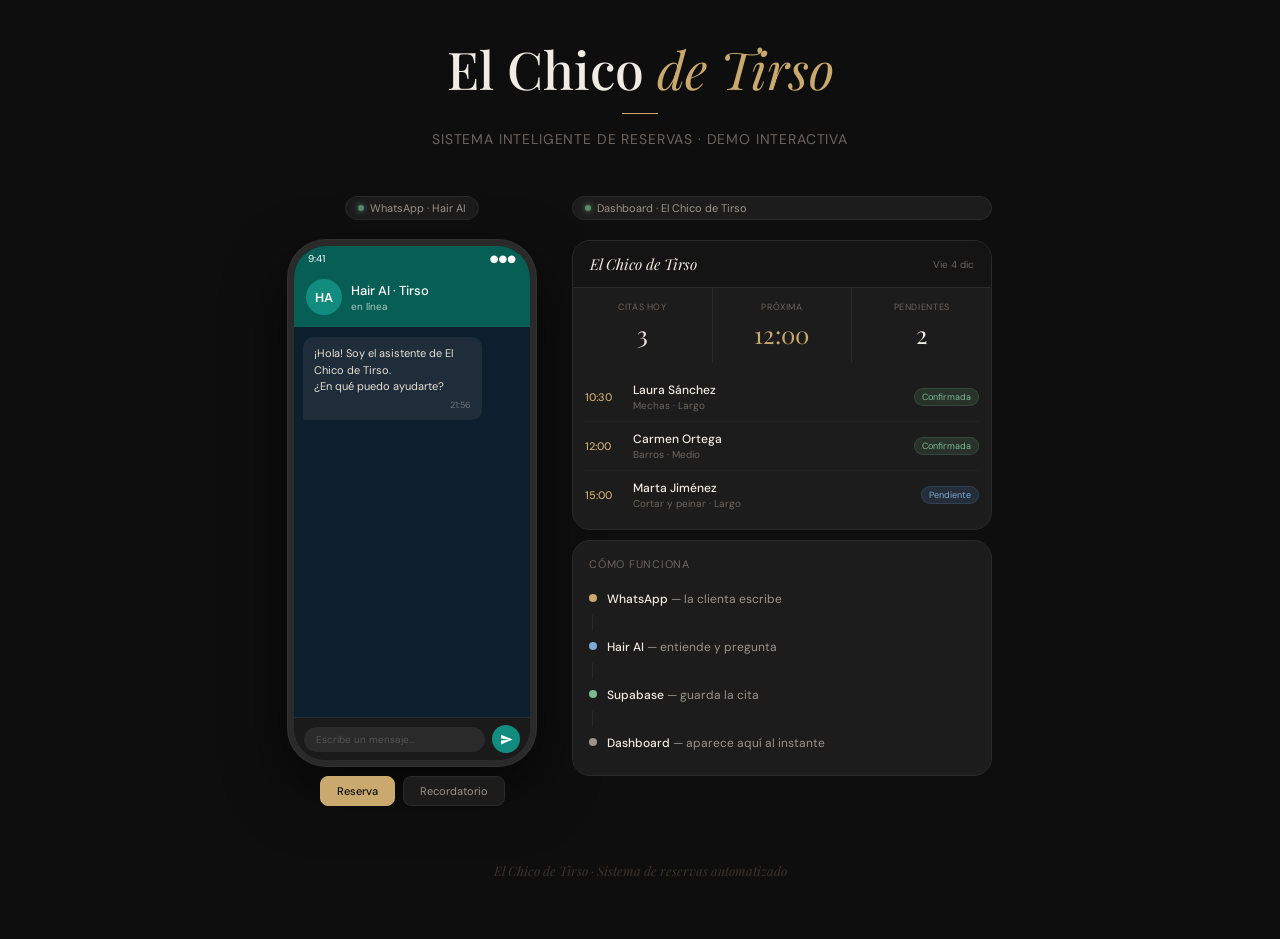
<file: tirso_demo.html>
<!DOCTYPE html>
<html lang="es">
<head>
<meta charset="utf-8"/>
<meta name="viewport" content="width=device-width,initial-scale=1"/>
<title>El Chico de Tirso · Demo</title>
<link href="https://fonts.googleapis.com/css2?family=Playfair+Display:ital,wght@0,500;1,400&family=DM+Sans:wght@300;400;500&display=swap" rel="stylesheet">
<style>
*{box-sizing:border-box;margin:0;padding:0}
html,body{min-height:100vh;background:#0e0e0e;font-family:'DM Sans',system-ui,sans-serif}
.page{display:flex;flex-direction:column;align-items:center;padding:40px 20px 60px}
.hero{text-align:center;margin-bottom:48px}
.hero h1{font-family:'Playfair Display',serif;font-size:clamp(32px,6vw,52px);font-weight:500;color:#f0ece4;line-height:1.1}
.hero h1 em{color:#c9a96e;font-style:italic;font-weight:400}
.hero p{color:#6b6560;font-size:14px;margin-top:10px;letter-spacing:.06em;text-transform:uppercase}
.hero-line{width:36px;height:1px;background:#c9a96e;margin:16px auto}
.demo-wrap{display:flex;gap:36px;align-items:flex-start;justify-content:center;flex-wrap:wrap;width:100%;max-width:780px}
.label-pill{display:inline-flex;align-items:center;gap:6px;background:#1c1c1c;border:1px solid #2a2a2a;border-radius:20px;padding:4px 12px;font-size:11px;color:#9a948c;margin-bottom:10px}
.live-dot{width:6px;height:6px;border-radius:50%;background:#5a8a6a;box-shadow:0 0 6px #5a8a6a;animation:blink 2.5s infinite;flex-shrink:0}
@keyframes blink{0%,100%{opacity:1}50%{opacity:.3}}
.phone-col{display:flex;flex-direction:column;align-items:center;gap:10px}
.phone-shell{width:248px;background:#1a1a1a;border-radius:38px;border:6px solid #2a2a2a;overflow:hidden;box-shadow:0 0 0 1px #333,0 24px 60px rgba(0,0,0,.6)}
.status-bar{background:#075E54;display:flex;align-items:center;justify-content:space-between;padding:6px 14px}
.status-bar span{color:#fff;font-size:10px}
.wa-header{background:#075E54;display:flex;align-items:center;gap:9px;padding:8px 12px 12px}
.avatar{width:36px;height:36px;border-radius:50%;background:#128C7E;display:flex;align-items:center;justify-content:center;font-size:13px;color:#fff;font-weight:600;flex-shrink:0}
.wa-name{color:#fff;font-size:13px;font-weight:500}
.wa-sub{color:rgba(255,255,255,.65);font-size:10px;margin-top:1px}
.chat-area{background:#0b1f2e;min-height:390px;padding:10px 9px;display:flex;flex-direction:column;gap:7px;overflow:hidden}
.bubble{max-width:82%;padding:8px 11px;border-radius:10px;font-size:11px;line-height:1.5;opacity:0;transform:translateY(8px);transition:opacity .35s ease,transform .35s ease}
.bubble.show{opacity:1;transform:none}
.bot{background:#1f2d3a;color:#e8e0d4;border-radius:10px 10px 10px 2px;align-self:flex-start}
.user{background:#1a3d2b;color:#d4edda;border-radius:10px 10px 2px 10px;align-self:flex-end}
.bubble .ts{display:block;font-size:9px;color:rgba(255,255,255,.35);margin-top:4px;text-align:right}
.typing{display:flex;align-items:center;gap:3px;padding:8px 11px;background:#1f2d3a;border-radius:10px 10px 10px 2px;width:46px;opacity:0;transition:opacity .3s;flex-shrink:0}
.typing.show{opacity:1}
.typing span{width:5px;height:5px;border-radius:50%;background:#888;animation:td 1s infinite}
.typing span:nth-child(2){animation-delay:.2s}
.typing span:nth-child(3){animation-delay:.4s}
@keyframes td{0%,60%,100%{transform:none;opacity:.4}30%{transform:translateY(-3px);opacity:1}}
.wa-bar{background:#1a1a1a;border-top:1px solid #2a2a2a;padding:7px 10px;display:flex;align-items:center;gap:7px}
.wa-input-fake{flex:1;background:#2a2a2a;border-radius:20px;padding:6px 12px;font-size:10px;color:#555}
.send-btn{width:28px;height:28px;border-radius:50%;background:#128C7E;display:flex;align-items:center;justify-content:center;flex-shrink:0}
.send-btn svg{width:13px;height:13px;fill:#fff}
.ctrl-row{display:flex;gap:8px}
.ctrl-btn{background:#1c1c1c;border:1px solid #2a2a2a;border-radius:8px;padding:7px 16px;color:#9a948c;font-size:11px;cursor:pointer;transition:all .15s;font-family:'DM Sans',sans-serif}
.ctrl-btn:hover{background:#242424;color:#f0ece4}
.ctrl-btn.active{background:#c9a96e;color:#0e0e0e;border-color:#c9a96e;font-weight:500}
.right-col{display:flex;flex-direction:column;gap:10px;flex:1;min-width:280px;max-width:420px}
.dash-card{background:#1c1c1c;border:1px solid #2a2a2a;border-radius:18px;overflow:hidden}
.dash-head{background:#141414;border-bottom:1px solid #2a2a2a;padding:13px 17px;display:flex;align-items:center;justify-content:space-between}
.dash-title{font-family:'Playfair Display',serif;font-size:15px;color:#f0ece4;font-style:italic}
.dash-date{font-size:10px;color:#6b6560}
.kpi-row{display:grid;grid-template-columns:repeat(3,1fr);gap:1px;background:#2a2a2a}
.kpi{background:#1c1c1c;padding:13px;text-align:center}
.kpi-lbl{font-size:9px;color:#6b6560;letter-spacing:.07em;text-transform:uppercase;margin-bottom:5px}
.kpi-val{font-family:'Playfair Display',serif;font-size:24px;color:#f0ece4}
.kpi-val.gold{color:#c9a96e}
.appt-list{padding:10px 12px}
.appt-item{display:flex;align-items:center;gap:10px;padding:9px 0;border-bottom:1px solid #222;opacity:0;transition:opacity .4s}
.appt-item.show{opacity:1}
.appt-item:last-child{border-bottom:none}
.t-col{font-size:11px;color:#c9a96e;font-weight:500;min-width:38px}
.a-name{font-size:12px;color:#f0ece4;font-weight:500}
.a-svc{font-size:10px;color:#6b6560;margin-top:1px}
.badge{display:inline-flex;padding:2px 7px;border-radius:20px;font-size:9px;margin-left:auto;white-space:nowrap}
.b-new{background:rgba(74,122,170,.2);color:#7baad4;border:1px solid rgba(74,122,170,.25)}
.b-ok{background:rgba(90,138,106,.2);color:#7aba94;border:1px solid rgba(90,138,106,.25)}
.new-badge{background:#c9a96e;color:#0e0e0e;font-size:9px;padding:2px 6px;border-radius:4px;font-weight:600;animation:pop .4s ease;display:inline-block;margin-left:4px}
@keyframes pop{from{transform:scale(0.5);opacity:0}to{transform:scale(1);opacity:1}}
.flow-card{background:#1c1c1c;border:1px solid #2a2a2a;border-radius:18px;padding:16px}
.flow-title{font-size:11px;color:#6b6560;letter-spacing:.07em;text-transform:uppercase;margin-bottom:12px}
.flow-steps{display:flex;flex-direction:column;gap:0}
.step{display:flex;align-items:flex-start;gap:10px;padding:8px 0}
.step-dot{width:8px;height:8px;border-radius:50%;flex-shrink:0;margin-top:3px}
.step-line{width:1px;height:16px;background:#2a2a2a;margin-left:3px}
.step-text{font-size:12px;color:#9a948c}
.step-text strong{color:#f0ece4;font-weight:500}
.footer{margin-top:56px;text-align:center}
.footer p{font-family:'Playfair Display',serif;font-size:13px;color:#3a3530;font-style:italic}
</style>
</head>
<body>
<div class="page">

  <div class="hero">
    <h1>El Chico <em>de Tirso</em></h1>
    <div class="hero-line"></div>
    <p>Sistema inteligente de reservas · Demo interactiva</p>
  </div>

  <div class="demo-wrap">

    <div class="phone-col">
      <div class="label-pill"><div class="live-dot"></div>WhatsApp · Hair AI</div>
      <div class="phone-shell">
        <div class="status-bar"><span>9:41</span><span>●●●</span></div>
        <div class="wa-header">
          <div class="avatar">HA</div>
          <div><div class="wa-name">Hair AI · Tirso</div><div class="wa-sub">en línea</div></div>
        </div>
        <div class="chat-area" id="chatArea"></div>
        <div class="wa-bar">
          <div class="wa-input-fake">Escribe un mensaje...</div>
          <div class="send-btn"><svg viewBox="0 0 24 24"><path d="M2 21l21-9L2 3v7l15 2-15 2z"/></svg></div>
        </div>
      </div>
      <div class="ctrl-row">
        <button class="ctrl-btn active" id="btn0" onclick="startScene(0)">Reserva</button>
        <button class="ctrl-btn" id="btn1" onclick="startScene(1)">Recordatorio</button>
      </div>
    </div>

    <div class="right-col">
      <div class="label-pill"><div class="live-dot"></div>Dashboard · El Chico de Tirso</div>

      <div class="dash-card">
        <div class="dash-head">
          <span class="dash-title">El Chico de Tirso</span>
          <span class="dash-date" id="dashDate"></span>
        </div>
        <div class="kpi-row">
          <div class="kpi"><div class="kpi-lbl">Citas hoy</div><div class="kpi-val" id="kToday">3</div></div>
          <div class="kpi"><div class="kpi-lbl">Próxima</div><div class="kpi-val gold" id="kNext">12:00</div></div>
          <div class="kpi"><div class="kpi-lbl">Pendientes</div><div class="kpi-val" id="kPend">2</div></div>
        </div>
        <div class="appt-list" id="apptList"></div>
      </div>

      <div class="flow-card">
        <div class="flow-title">Cómo funciona</div>
        <div class="flow-steps">
          <div class="step"><div class="step-dot" style="background:#c9a96e"></div><div><div class="step-text"><strong>WhatsApp</strong> — la clienta escribe</div></div></div>
          <div class="step-line"></div>
          <div class="step"><div class="step-dot" style="background:#7baad4"></div><div><div class="step-text"><strong>Hair AI</strong> — entiende y pregunta</div></div></div>
          <div class="step-line"></div>
          <div class="step"><div class="step-dot" style="background:#7aba94"></div><div><div class="step-text"><strong>Supabase</strong> — guarda la cita</div></div></div>
          <div class="step-line"></div>
          <div class="step"><div class="step-dot" style="background:#9a948c"></div><div><div class="step-text"><strong>Dashboard</strong> — aparece aquí al instante</div></div></div>
        </div>
      </div>
    </div>

  </div>

  <div class="footer"><p>El Chico de Tirso · Sistema de reservas automatizado</p></div>
</div>

<script>
const SCENES=[
  {msgs:[
    {from:'bot',text:'¡Hola! Soy el asistente de El Chico de Tirso.\n¿En qué puedo ayudarte?',delay:500},
    {from:'user',text:'Hola, quería pedir cita para mechas',delay:1900},
    {from:'bot',text:'Claro que sí. ¿Tu pelo es corto, medio o largo?',delay:3300},
    {from:'user',text:'Largo',delay:4700},
    {from:'bot',text:'Perfecto. Las mechas en pelo largo son 90 min.\n\nTengo disponible:\n📅 Lunes 28 · 10:30h\n📅 Martes 29 · 16:00h\n\n¿Cuál te va mejor?',delay:6100},
    {from:'user',text:'El lunes a las 10:30',delay:8400},
    {from:'bot',text:'¡Reserva confirmada!\n\n✅ Mechas · Pelo largo\n📅 Lunes 28, 10:30h\n📍 El Chico de Tirso\n\nTe enviaré recordatorio el día anterior.',delay:10000,newAppt:true},
  ]},
  {msgs:[
    {from:'bot',text:'¡Hola Laura! Te recuerdo que mañana tienes cita:',delay:500},
    {from:'bot',text:'📅 Martes 29 · 10:30h\n💇 Mechas · Pelo largo\n📍 El Chico de Tirso',delay:2100},
    {from:'bot',text:'¿Confirmas tu asistencia?',delay:3600},
    {from:'user',text:'Sí, allí estaré 👍',delay:5000},
    {from:'bot',text:'¡Genial, te esperamos! Si necesitas cambiar la hora, escríbenos aquí.',delay:6500,confirm:true},
  ]}
];
const BASE=[
  {time:'10:30',name:'Laura Sánchez',svc:'Mechas · Largo',st:'b-ok',lbl:'Confirmada'},
  {time:'12:00',name:'Carmen Ortega',svc:'Barros · Medio',st:'b-ok',lbl:'Confirmada'},
  {time:'15:00',name:'Marta Jiménez',svc:'Cortar y peinar · Largo',st:'b-new',lbl:'Pendiente'},
];
let timers=[],extraAppt=false;
function clearT(){timers.forEach(clearTimeout);timers=[];}
function startScene(idx){
  clearT();
  [0,1].forEach(i=>document.getElementById('btn'+i).classList.toggle('active',i===idx));
  document.getElementById('chatArea').innerHTML='';
  if(idx===0&&extraAppt){extraAppt=false;renderAppts();document.getElementById('kToday').textContent='3';document.getElementById('kPend').textContent='2';}
  SCENES[idx].msgs.forEach(m=>{const t=setTimeout(()=>addMsg(m),m.delay);timers.push(t);});
}
function addMsg(m){
  const chat=document.getElementById('chatArea');
  const typ=document.createElement('div');
  typ.className='typing show';
  typ.innerHTML='<span></span><span></span><span></span>';
  chat.appendChild(typ);
  chat.scrollTop=chat.scrollHeight;
  const t=setTimeout(()=>{
    typ.remove();
    const b=document.createElement('div');
    b.className='bubble '+m.from;
    const now=new Date();
    const ts=`${String(now.getHours()).padStart(2,'0')}:${String(now.getMinutes()).padStart(2,'0')}`;
    b.innerHTML=m.text.replace(/\n/g,'<br>')+`<span class="ts">${ts}</span>`;
    chat.appendChild(b);
    setTimeout(()=>b.classList.add('show'),20);
    chat.scrollTop=chat.scrollHeight;
    if(m.newAppt)addNewAppt();
    if(m.confirm)confirmAppt();
  },750);
  timers.push(t);
}
function addNewAppt(){
  if(extraAppt)return;extraAppt=true;
  const list=document.getElementById('apptList');
  const el=document.createElement('div');el.className='appt-item';
  el.innerHTML=`<div class="t-col">10:30</div><div><div class="a-name">Laura Sánchez<span class="new-badge">NUEVA</span></div><div class="a-svc">Mechas · Largo</div></div><span class="badge b-new">Pendiente</span>`;
  list.prepend(el);setTimeout(()=>el.classList.add('show'),50);
  document.getElementById('kToday').textContent='4';
  document.getElementById('kPend').textContent='3';
}
function confirmAppt(){
  const first=document.querySelector('.appt-item');
  if(first){const b=first.querySelector('.badge');if(b){b.className='badge b-ok';b.textContent='Confirmada';}}
  const p=document.getElementById('kPend');p.textContent=String(Math.max(0,parseInt(p.textContent)-1));
}
function renderAppts(){
  const list=document.getElementById('apptList');list.innerHTML='';
  BASE.forEach((a,i)=>{
    const el=document.createElement('div');el.className='appt-item';
    el.innerHTML=`<div class="t-col">${a.time}</div><div><div class="a-name">${a.name}</div><div class="a-svc">${a.svc}</div></div><span class="badge ${a.st}">${a.lbl}</span>`;
    list.appendChild(el);setTimeout(()=>el.classList.add('show'),i*120+200);
  });
}
const d=new Date();
const days=['Dom','Lun','Mar','Mié','Jue','Vie','Sáb'];
const months=['ene','feb','mar','abr','may','jun','jul','ago','sep','oct','nov','dic'];
document.getElementById('dashDate').textContent=`${days[d.getDay()]} ${d.getDate()} ${months[d.getMonth()]}`;
renderAppts();
startScene(0);
</script>
</body>
</html>
</file>
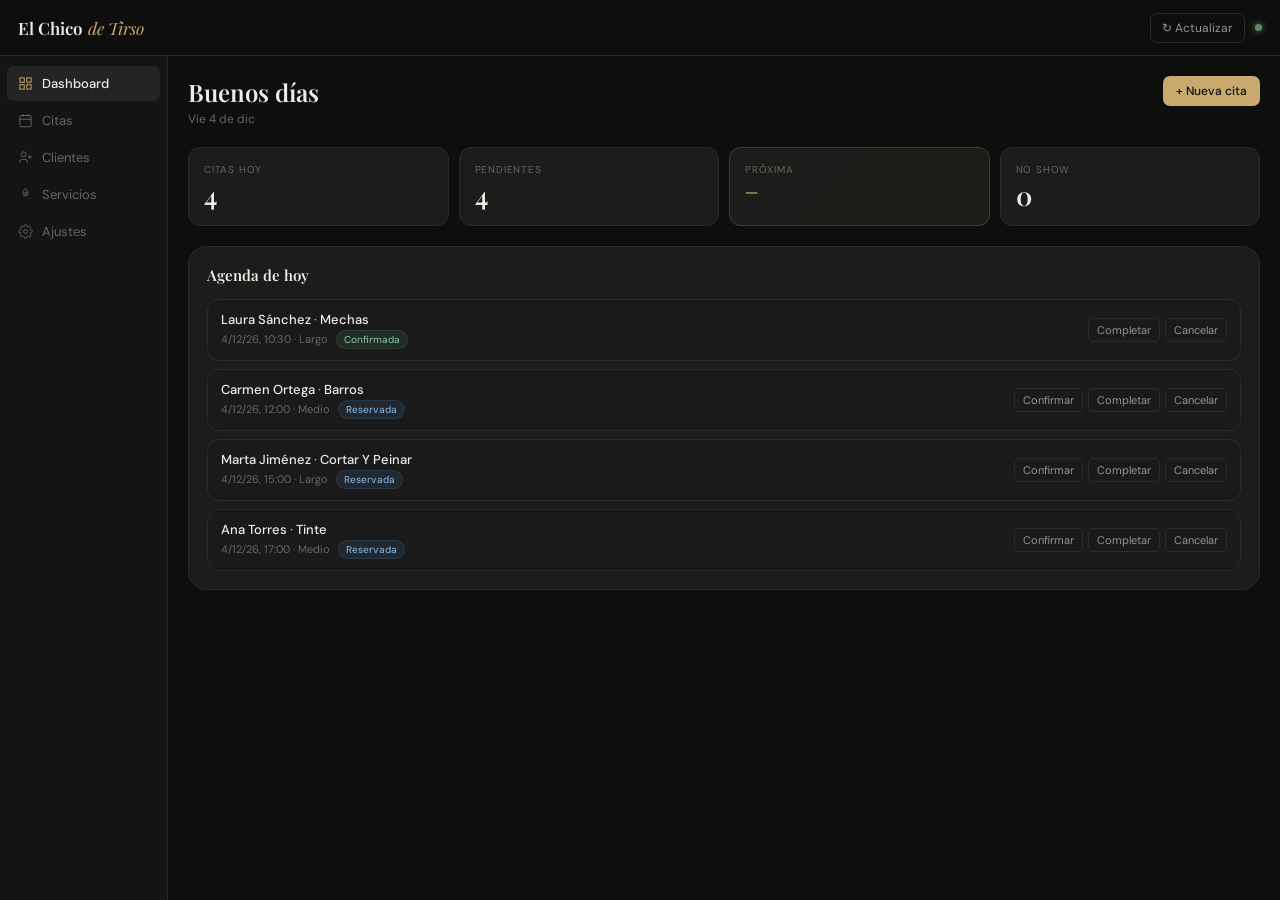
<file: tirso_pwa_dashboard.html>
<!DOCTYPE html>
<html>
<head>
<meta charset="utf-8"/>
<link href="https://fonts.googleapis.com/css2?family=Playfair+Display:ital,wght@0,500;0,600;1,400&family=DM+Sans:wght@300;400;500&display=swap" rel="stylesheet">
<style>
*{box-sizing:border-box;margin:0;padding:0}
body{font-family:'DM Sans',sans-serif;background:#0e0e0e;color:#f0ece4;font-size:14px;min-height:600px}
:root{--bg:#0e0e0e;--bg2:#141414;--bg3:#1a1a1a;--surface:#1c1c1c;--surface2:#242424;--line:#2a2a2a;--line2:#333;--text:#f0ece4;--muted:#6b6560;--soft:#9a948c;--accent:#c9a96e;--accent2:#e8d5b0;--danger:#d4504a;--r:12px;--r2:18px}
.topbar{height:56px;display:flex;align-items:center;justify-content:space-between;padding:0 18px;background:var(--bg);border-bottom:1px solid var(--line);position:sticky;top:0;z-index:50}
.brand{font-family:'Playfair Display',serif;font-size:17px;font-weight:600;display:flex;gap:5px;align-items:baseline}
.brand em{color:var(--accent);font-style:italic;font-weight:400}
.topbar-r{display:flex;align-items:center;gap:10px}
.dot{width:7px;height:7px;border-radius:50%;background:#5a8a6a;box-shadow:0 0 7px #5a8a6a;animation:blink 2.5s infinite}
@keyframes blink{0%,100%{opacity:1}50%{opacity:.35}}
.layout{display:grid;grid-template-columns:168px 1fr;min-height:calc(100vh - 56px)}
.sidebar{background:var(--bg2);border-right:1px solid var(--line);padding:10px 7px;display:flex;flex-direction:column;gap:2px}
.nav{display:flex;align-items:center;gap:9px;padding:9px 11px;border:none;border-radius:7px;background:transparent;color:var(--muted);cursor:pointer;font:13px 'DM Sans',sans-serif;text-align:left;width:100%;transition:all .15s}
.nav:hover{background:var(--surface);color:var(--soft)}
.nav.active{background:var(--surface2);color:var(--text);font-weight:500}
.nav.active svg{stroke:var(--accent)}
.content{padding:20px;overflow-y:auto}
.view{display:none;animation:vin .2s ease}
.view.active{display:block}
@keyframes vin{from{opacity:0;transform:translateY(5px)}to{opacity:1;transform:none}}
.vh{display:flex;justify-content:space-between;align-items:flex-start;margin-bottom:20px}
.vh h2{font-family:'Playfair Display',serif;font-size:24px;font-weight:600}
.vdate{color:var(--muted);font-size:12px;margin-top:3px}
.kpis{display:grid;grid-template-columns:repeat(4,1fr);gap:10px;margin-bottom:20px}
.kpi{background:var(--surface);border:1px solid var(--line);border-radius:var(--r);padding:15px}
.kpi-a{border-color:rgba(201,169,110,.2);background:linear-gradient(135deg,#1c1c1c,#1e1c17)}
.kl{display:block;color:var(--muted);font-size:10px;letter-spacing:.08em;text-transform:uppercase;margin-bottom:7px}
.kv{font-family:'Playfair Display',serif;font-size:26px;font-weight:600;line-height:1}
.kt{font-size:15px!important;color:var(--accent)}
.panel{background:var(--surface);border:1px solid var(--line);border-radius:var(--r2);padding:18px}
.ph{display:flex;justify-content:space-between;align-items:center;margin-bottom:14px}
.ph h3{font-family:'Playfair Display',serif;font-size:15px;font-weight:600}
.list{display:flex;flex-direction:column;gap:8px}
.empty{text-align:center;color:var(--muted);font-size:12px;padding:20px 0}
.item{display:flex;justify-content:space-between;align-items:center;gap:10px;padding:11px 13px;background:var(--bg3);border:1px solid var(--line);border-radius:var(--r);transition:border-color .15s}
.item:hover{border-color:var(--line2)}
.ititle{display:block;font-size:13px;font-weight:500}
.isub{color:var(--muted);font-size:11px;margin-top:2px}
.iact{display:flex;gap:5px;flex-shrink:0}
.badge{display:inline-flex;align-items:center;padding:2px 7px;border-radius:20px;font-size:10px;font-weight:500;margin-left:5px}
.bb{background:rgba(74,122,170,.15);color:#7baad4;border:1px solid rgba(74,122,170,.2)}
.bc{background:rgba(90,138,106,.15);color:#7aba94;border:1px solid rgba(90,138,106,.2)}
.bco{background:rgba(201,169,110,.1);color:var(--accent);border:1px solid rgba(201,169,110,.2)}
.bx{background:rgba(212,80,74,.1);color:#d4847f;border:1px solid rgba(212,80,74,.2)}
.sgrid{display:grid;grid-template-columns:repeat(3,1fr);gap:10px}
.scard{background:var(--surface);border:1px solid var(--line);border-radius:var(--r);padding:16px 14px;transition:border-color .15s}
.scard:hover{border-color:rgba(201,169,110,.3)}
.sico{font-size:20px;margin-bottom:7px}
.sname{font-family:'Playfair Display',serif;font-size:14px;font-weight:600;margin-bottom:3px}
.smeta{color:var(--muted);font-size:11px}
.sdur{display:inline-flex;align-items:center;gap:4px;margin-top:8px;background:var(--bg3);border:1px solid var(--line);border-radius:20px;padding:3px 8px;font-size:10px;color:var(--soft)}
.bp{display:inline-flex;align-items:center;gap:5px;padding:7px 13px;background:var(--accent);color:#0e0e0e;border:none;border-radius:7px;font:500 12px 'DM Sans',sans-serif;cursor:pointer;transition:all .15s}
.bp:hover{background:var(--accent2)}
.bg__{display:inline-flex;align-items:center;gap:5px;padding:6px 11px;background:transparent;color:var(--soft);border:1px solid var(--line);border-radius:7px;font:12px 'DM Sans',sans-serif;cursor:pointer;transition:all .15s}
.bg__:hover{background:var(--surface);color:var(--text)}
.bst{padding:4px 8px;background:transparent;border:1px solid var(--line);border-radius:5px;color:var(--soft);font:11px 'DM Sans',sans-serif;cursor:pointer;transition:all .12s}
.bst:hover{background:var(--surface2)}
.bcon:hover{border-color:#4a7aaa;color:#7baad4}
.bcom:hover{border-color:var(--accent);color:var(--accent)}
.bcan:hover{border-color:var(--danger);color:#d4847f}
.idate{background:var(--surface);border:1px solid var(--line);border-radius:7px;padding:6px 10px;color:var(--text);font:12px 'DM Sans',sans-serif}
.idate:focus{outline:none;border-color:var(--accent)}
.hrow{display:flex;gap:8px;align-items:center}
dialog{background:var(--bg2);border:1px solid var(--line2);border-radius:18px;padding:0;max-width:460px;width:calc(100vw - 32px);box-shadow:0 8px 40px rgba(0,0,0,.8);color:var(--text)}
dialog::backdrop{background:rgba(0,0,0,.8)}
.mi{padding:22px}
.mh{display:flex;justify-content:space-between;align-items:center;margin-bottom:18px}
.mh h3{font-family:'Playfair Display',serif;font-size:18px;font-weight:600}
.mcl{background:transparent;border:none;color:var(--muted);cursor:pointer;font-size:18px;line-height:1;padding:4px;transition:color .15s}
.mcl:hover{color:var(--text)}
.form{display:flex;flex-direction:column;gap:13px}
.form label{display:flex;flex-direction:column;gap:4px;color:var(--muted);font-size:10px;letter-spacing:.04em;text-transform:uppercase}
.form input,.form select,.form textarea{background:var(--bg3);border:1px solid var(--line);border-radius:7px;padding:9px 11px;color:var(--text);font:13px 'DM Sans',sans-serif;transition:border-color .15s}
.form input:focus,.form select:focus,.form textarea:focus{outline:none;border-color:var(--accent)}
.frow{display:grid;grid-template-columns:1fr 1fr;gap:11px}
.fact{display:flex;justify-content:flex-end;gap:8px;margin-top:4px}
.spanel{max-width:480px}
.stitle{font-family:'Playfair Display',serif;font-size:13px;font-weight:600;border-bottom:1px solid var(--line);padding-bottom:7px;margin-bottom:2px;color:var(--soft)}
.toast{position:fixed;bottom:18px;left:50%;transform:translateX(-50%) translateY(14px);background:#1c1c1c;border:1px solid #333;color:#f0ece4;font-size:12px;padding:8px 16px;border-radius:100px;opacity:0;transition:all .25s;z-index:9999;pointer-events:none;white-space:nowrap}
.toast.on{opacity:1;transform:translateX(-50%) translateY(0)}
</style>
</head>
<body>
<div id="toast" class="toast"></div>
<header class="topbar">
  <div class="brand">El Chico <em>de Tirso</em></div>
  <div class="topbar-r">
    <button class="bg__" onclick="fetchData();showToast('Actualizado')">↻ Actualizar</button>
    <div class="dot"></div>
  </div>
</header>
<div class="layout">
  <nav class="sidebar">
    <button class="nav active" data-view="dashboard" onclick="sw(this)"><svg width="15" height="15" viewBox="0 0 24 24" fill="none" stroke="currentColor" stroke-width="1.5"><rect x="3" y="3" width="7" height="7"/><rect x="14" y="3" width="7" height="7"/><rect x="3" y="14" width="7" height="7"/><rect x="14" y="14" width="7" height="7"/></svg>Dashboard</button>
    <button class="nav" data-view="appointments" onclick="sw(this)"><svg width="15" height="15" viewBox="0 0 24 24" fill="none" stroke="currentColor" stroke-width="1.5"><rect x="3" y="4" width="18" height="18" rx="2"/><path d="M16 2v4M8 2v4M3 10h18"/></svg>Citas</button>
    <button class="nav" data-view="clients" onclick="sw(this)"><svg width="15" height="15" viewBox="0 0 24 24" fill="none" stroke="currentColor" stroke-width="1.5"><circle cx="9" cy="7" r="4"/><path d="M3 21v-2a4 4 0 0 1 4-4h4a4 4 0 0 1 4 4v2"/><path d="M19 8v6M22 11h-6"/></svg>Clientes</button>
    <button class="nav" data-view="services" onclick="sw(this)"><svg width="15" height="15" viewBox="0 0 24 24" fill="none" stroke="currentColor" stroke-width="1.5"><path d="M12 2c0 0-4 4-4 8a4 4 0 0 0 8 0c0-4-4-8-4-8z"/><circle cx="12" cy="10" r="1.5"/></svg>Servicios</button>
    <button class="nav" data-view="settings" onclick="sw(this)"><svg width="15" height="15" viewBox="0 0 24 24" fill="none" stroke="currentColor" stroke-width="1.5"><circle cx="12" cy="12" r="3"/><path d="M19.4 15a1.65 1.65 0 0 0 .33 1.82l.06.06a2 2 0 0 1-2.83 2.83l-.06-.06a1.65 1.65 0 0 0-1.82-.33 1.65 1.65 0 0 0-1 1.51V21a2 2 0 0 1-4 0v-.09A1.65 1.65 0 0 0 9 19.4a1.65 1.65 0 0 0-1.82.33l-.06-.06a2 2 0 0 1-2.83-2.83l.06-.06A1.65 1.65 0 0 0 4.68 15a1.65 1.65 0 0 0-1.51-1H3a2 2 0 0 1 0-4h.09A1.65 1.65 0 0 0 4.6 9a1.65 1.65 0 0 0-.33-1.82l-.06-.06a2 2 0 0 1 2.83-2.83l.06.06A1.65 1.65 0 0 0 9 4.68a1.65 1.65 0 0 0 1-1.51V3a2 2 0 0 1 4 0v.09a1.65 1.65 0 0 0 1 1.51 1.65 1.65 0 0 0 1.82-.33l.06-.06a2 2 0 0 1 2.83 2.83l-.06.06A1.65 1.65 0 0 0 19.4 9a1.65 1.65 0 0 0 1.51 1H21a2 2 0 0 1 0 4h-.09a1.65 1.65 0 0 0-1.51 1z"/></svg>Ajustes</button>
  </nav>
  <main class="content">
    <section id="dashboard" class="view active">
      <div class="vh"><div><h2>Buenos días</h2><p class="vdate" id="todayLabel"></p></div><button class="bp" onclick="document.getElementById('ma').showModal()">+ Nueva cita</button></div>
      <div class="kpis">
        <article class="kpi"><span class="kl">Citas hoy</span><strong class="kv" id="k1">0</strong></article>
        <article class="kpi"><span class="kl">Pendientes</span><strong class="kv" id="k2">0</strong></article>
        <article class="kpi kpi-a"><span class="kl">Próxima</span><strong class="kv kt" id="k3">—</strong></article>
        <article class="kpi"><span class="kl">No show</span><strong class="kv" id="k4">0</strong></article>
      </div>
      <div class="panel"><div class="ph"><h3>Agenda de hoy</h3></div><div class="list" id="todayList"></div></div>
    </section>
    <section id="appointments" class="view">
      <div class="vh"><h2>Citas</h2><div class="hrow"><input type="date" id="dateFilter" class="idate" onchange="renderAppts()"/><button class="bp" onclick="document.getElementById('ma').showModal()">+ Nueva</button></div></div>
      <div class="panel"><div class="list" id="apptList"></div></div>
    </section>
    <section id="clients" class="view">
      <div class="vh"><h2>Clientes</h2><button class="bp" onclick="document.getElementById('mc').showModal()">+ Nuevo</button></div>
      <div class="panel"><div class="list" id="clientList"></div></div>
    </section>
    <section id="services" class="view">
      <div class="vh"><h2>Servicios</h2></div>
      <div class="sgrid" id="svcGrid"></div>
    </section>
    <section id="settings" class="view">
      <div class="vh"><h2>Ajustes</h2></div>
      <div class="panel spanel">
        <form class="form" onsubmit="event.preventDefault();showToast('Ajustes guardados')">
          <p class="stitle">Horario</p>
          <div class="frow"><label>Apertura<input type="time" value="10:00"/></label><label>Cierre<input type="time" value="19:00"/></label></div>
          <p class="stitle">Recordatorios</p>
          <div class="frow"><label>24h antes<select><option>Activo</option><option>Inactivo</option></select></label><label>2h antes<select><option>Activo</option><option>Inactivo</option></select></label></div>
          <p class="stitle">Supabase</p>
          <label>URL<input type="text" placeholder="https://xxxx.supabase.co"/></label>
          <label>Anon key<textarea rows="2" placeholder="Pega tu anon key…"></textarea></label>
          <div class="fact"><button type="submit" class="bp">Guardar</button></div>
        </form>
      </div>
    </section>
  </main>
</div>

<dialog id="ma">
  <div class="mi">
    <div class="mh"><h3>Nueva cita</h3><button class="mcl" onclick="document.getElementById('ma').close()">✕</button></div>
    <form class="form" id="af" onsubmit="saveAppt(event)">
      <div class="frow"><label>Nombre<input id="aN" required placeholder="Ana García"/></label><label>Teléfono<input id="aP" required placeholder="+34 600 000 000"/></label></div>
      <div class="frow"><label>Servicio<select id="aS"></select></label><label>Largo<select id="aL"><option value="short">Corto</option><option value="medium">Medio</option><option value="long">Largo</option></select></label></div>
      <div class="frow"><label>Fecha<input type="date" id="aD" required/></label><label>Hora<input type="time" id="aT" required/></label></div>
      <label>Notas<textarea id="aNt" rows="2" placeholder="Observaciones…"></textarea></label>
      <div class="fact"><button type="button" class="bg__" onclick="document.getElementById('ma').close()">Cancelar</button><button type="submit" class="bp">Guardar cita</button></div>
    </form>
  </div>
</dialog>

<dialog id="mc">
  <div class="mi">
    <div class="mh"><h3>Nuevo cliente</h3><button class="mcl" onclick="document.getElementById('mc').close()">✕</button></div>
    <form class="form" id="cf" onsubmit="saveClient(event)">
      <label>Nombre<input id="cN" required placeholder="Ana García"/></label>
      <label>Teléfono<input id="cP" required placeholder="+34 600 000 000"/></label>
      <label>Notas<textarea id="cNt" rows="2" placeholder="Preferencias…"></textarea></label>
      <div class="fact"><button type="button" class="bg__" onclick="document.getElementById('mc').close()">Cancelar</button><button type="submit" class="bp">Guardar</button></div>
    </form>
  </div>
</dialog>

<script>
const D={services:[],appointments:[],clients:[]};
const SVCS=[
  {id:'s1',name:'peinar',category:'Peinado',base_duration_short:25,icon:'✂️'},
  {id:'s2',name:'cortar_y_peinar',category:'Corte',base_duration_short:40,icon:'💈'},
  {id:'s3',name:'tinte',category:'Color',base_duration_short:40,icon:'🎨'},
  {id:'s4',name:'barros',category:'Color',base_duration_short:40,icon:'🌿'},
  {id:'s5',name:'mechas',category:'Color',base_duration_short:60,icon:'✨'},
  {id:'s6',name:'rayos_de_sol',category:'Color',base_duration_short:60,icon:'☀️'}
];
function sw(btn){document.querySelectorAll('.nav').forEach(b=>b.classList.remove('active'));document.querySelectorAll('.view').forEach(v=>v.classList.remove('active'));btn.classList.add('active');document.getElementById(btn.dataset.view).classList.add('active')}
function pretty(n){return n.replaceAll('_',' ').replace(/\b\w/g,c=>c.toUpperCase())}
function hair(v){return({short:'Corto',medium:'Medio',long:'Largo'}[v]||v||'—')}
function fdt(v){const d=new Date(v);if(isNaN(d))return v||'—';return new Intl.DateTimeFormat('es-ES',{dateStyle:'short',timeStyle:'short'}).format(d)}
function ft(v){const d=new Date(v);if(isNaN(d))return'—';return new Intl.DateTimeFormat('es-ES',{timeStyle:'short'}).format(d)}
function sl(v){return({booked:'Reservada',confirmed:'Confirmada',completed:'Completada',cancelled:'Cancelada',no_show:'No show'}[v]||v)}
function showToast(msg){const t=document.getElementById('toast');t.textContent=msg;t.classList.add('on');setTimeout(()=>t.classList.remove('on'),2400)}
function bc(s){const m={booked:'bb',confirmed:'bc',completed:'bco',cancelled:'bx',no_show:'bx'};return m[s]||'bb'}
function renderSvcs(){
  const g=document.getElementById('svcGrid');g.innerHTML='';
  const sel=document.getElementById('aS');sel.innerHTML='';
  SVCS.forEach(s=>{
    const c=document.createElement('article');c.className='scard';
    c.innerHTML=`<div class="sico">${s.icon}</div><div class="sname">${pretty(s.name)}</div><div class="smeta">${s.category}</div><div class="sdur">${s.base_duration_short}·${s.base_duration_short+15}·${s.base_duration_short+30} min</div>`;
    g.appendChild(c);
    const o=document.createElement('option');o.value=s.id;o.textContent=pretty(s.name);sel.appendChild(o);
  });
}
function renderClients(){
  const t=document.getElementById('clientList');t.innerHTML='';
  if(!D.clients.length){t.innerHTML='<p class="empty">Sin clientes</p>';return}
  D.clients.forEach(c=>{
    const d=document.createElement('div');d.className='item';
    d.innerHTML=`<div><strong class="ititle">${c.full_name}</strong><p class="isub">${c.phone}${c.notes?' · '+c.notes:''}</p></div>`;
    t.appendChild(d);
  });
}
function mkNode(a){
  const d=document.createElement('div');d.className='item';
  const badge=`<span class="badge ${bc(a.status)}">${sl(a.status)}</span>`;
  d.innerHTML=`<div><strong class="ititle">${a.client_name||'Cliente'} <span style="color:var(--accent)">·</span> ${pretty(a.service_name||'Servicio')}</strong><p class="isub">${fdt(a.starts_at)} · ${hair(a.hair_length)} ${badge}</p></div><div class="iact" id="i${a.id}"></div>`;
  const act=d.querySelector(`#i${a.id}`);
  if(!['completed','cancelled'].includes(a.status)){
    [['confirmed','bcon','Confirmar'],['completed','bcom','Completar'],['cancelled','bcan','Cancelar']].forEach(([st,cls,lbl])=>{
      if(a.status===st)return;
      const b=document.createElement('button');b.className=`bst ${cls}`;b.textContent=lbl;
      b.onclick=()=>updStatus(a.id,st);act.appendChild(b);
    });
  }
  return d;
}
function renderAppts(){
  const all=document.getElementById('apptList'),today=document.getElementById('todayList');
  all.innerHTML='';today.innerHTML='';
  const fd=document.getElementById('dateFilter').value;
  const now=new Date().toISOString().slice(0,10);
  const sorted=[...D.appointments].sort((a,b)=>new Date(a.starts_at)-new Date(b.starts_at));
  sorted.forEach(a=>{if((a.starts_at||'').slice(0,10)===now)today.appendChild(mkNode(a))});
  const filtered=fd?sorted.filter(a=>(a.starts_at||'').slice(0,10)===fd):sorted;
  filtered.forEach(a=>all.appendChild(mkNode(a)));
  if(!today.children.length)today.innerHTML='<p class="empty">Sin citas para hoy</p>';
  if(!filtered.length)all.innerHTML='<p class="empty">Sin citas para este día</p>';
  const ta=sorted.filter(a=>(a.starts_at||'').slice(0,10)===now);
  document.getElementById('k1').textContent=ta.length;
  document.getElementById('k2').textContent=sorted.filter(a=>['booked','confirmed'].includes(a.status)).length;
  document.getElementById('k4').textContent=sorted.filter(a=>a.status==='no_show').length;
  const nxt=sorted.find(a=>new Date(a.starts_at)>new Date()&&['booked','confirmed'].includes(a.status));
  document.getElementById('k3').textContent=nxt?ft(nxt.starts_at):'—';
  const days=['Dom','Lun','Mar','Mié','Jue','Vie','Sáb'];
  const months=['enero','feb','mar','abr','may','jun','jul','ago','sep','oct','nov','dic'];
  const n=new Date();
  document.getElementById('todayLabel').textContent=`${days[n.getDay()]} ${n.getDate()} de ${months[n.getMonth()]}`;
}
function renderAll(){renderSvcs();renderClients();renderAppts()}
function fetchData(){
  const d=new Date(),mk=(h,m)=>new Date(d.getFullYear(),d.getMonth(),d.getDate(),h,m).toISOString();
  D.clients=[{id:'1',full_name:'Laura Sánchez',phone:'+34 600 111 222',notes:'Mechas rubias cada 6 semanas'},{id:'2',full_name:'Carmen Ortega',phone:'+34 600 333 444',notes:'Barros sin amoniaco'},{id:'3',full_name:'Marta Jiménez',phone:'+34 600 555 666',notes:'Tinte castaño natural'}];
  D.appointments=[{id:'a1',client_name:'Laura Sánchez',service_name:'mechas',hair_length:'long',starts_at:mk(10,30),status:'confirmed'},{id:'a2',client_name:'Carmen Ortega',service_name:'barros',hair_length:'medium',starts_at:mk(12,0),status:'booked'},{id:'a3',client_name:'Marta Jiménez',service_name:'cortar_y_peinar',hair_length:'long',starts_at:mk(15,0),status:'booked'},{id:'a4',client_name:'Ana Torres',service_name:'tinte',hair_length:'medium',starts_at:mk(17,0),status:'booked'}];
  renderAll();
}
function updStatus(id,status){const f=D.appointments.find(a=>a.id===id);if(f){f.status=status;renderAll();showToast(sl(status))}}
function saveAppt(e){
  e.preventDefault();
  const sv=document.getElementById('aS').value,svc=SVCS.find(s=>s.id===sv)||SVCS[0];
  D.appointments.push({id:crypto.randomUUID(),client_name:document.getElementById('aN').value.trim(),service_name:svc.name,hair_length:document.getElementById('aL').value,starts_at:new Date(`${document.getElementById('aD').value}T${document.getElementById('aT').value}`).toISOString(),status:'booked',notes:document.getElementById('aNt').value.trim()});
  document.getElementById('ma').close();e.target.reset();renderAll();showToast('Cita guardada');
}
function saveClient(e){
  e.preventDefault();
  D.clients.push({id:crypto.randomUUID(),full_name:document.getElementById('cN').value.trim(),phone:document.getElementById('cP').value.trim(),notes:document.getElementById('cNt').value.trim()});
  document.getElementById('mc').close();e.target.reset();renderClients();showToast('Cliente guardado');
}
document.getElementById('dateFilter').value=new Date().toISOString().slice(0,10);
fetchData();
</script>
</body>
</html>
</file>
